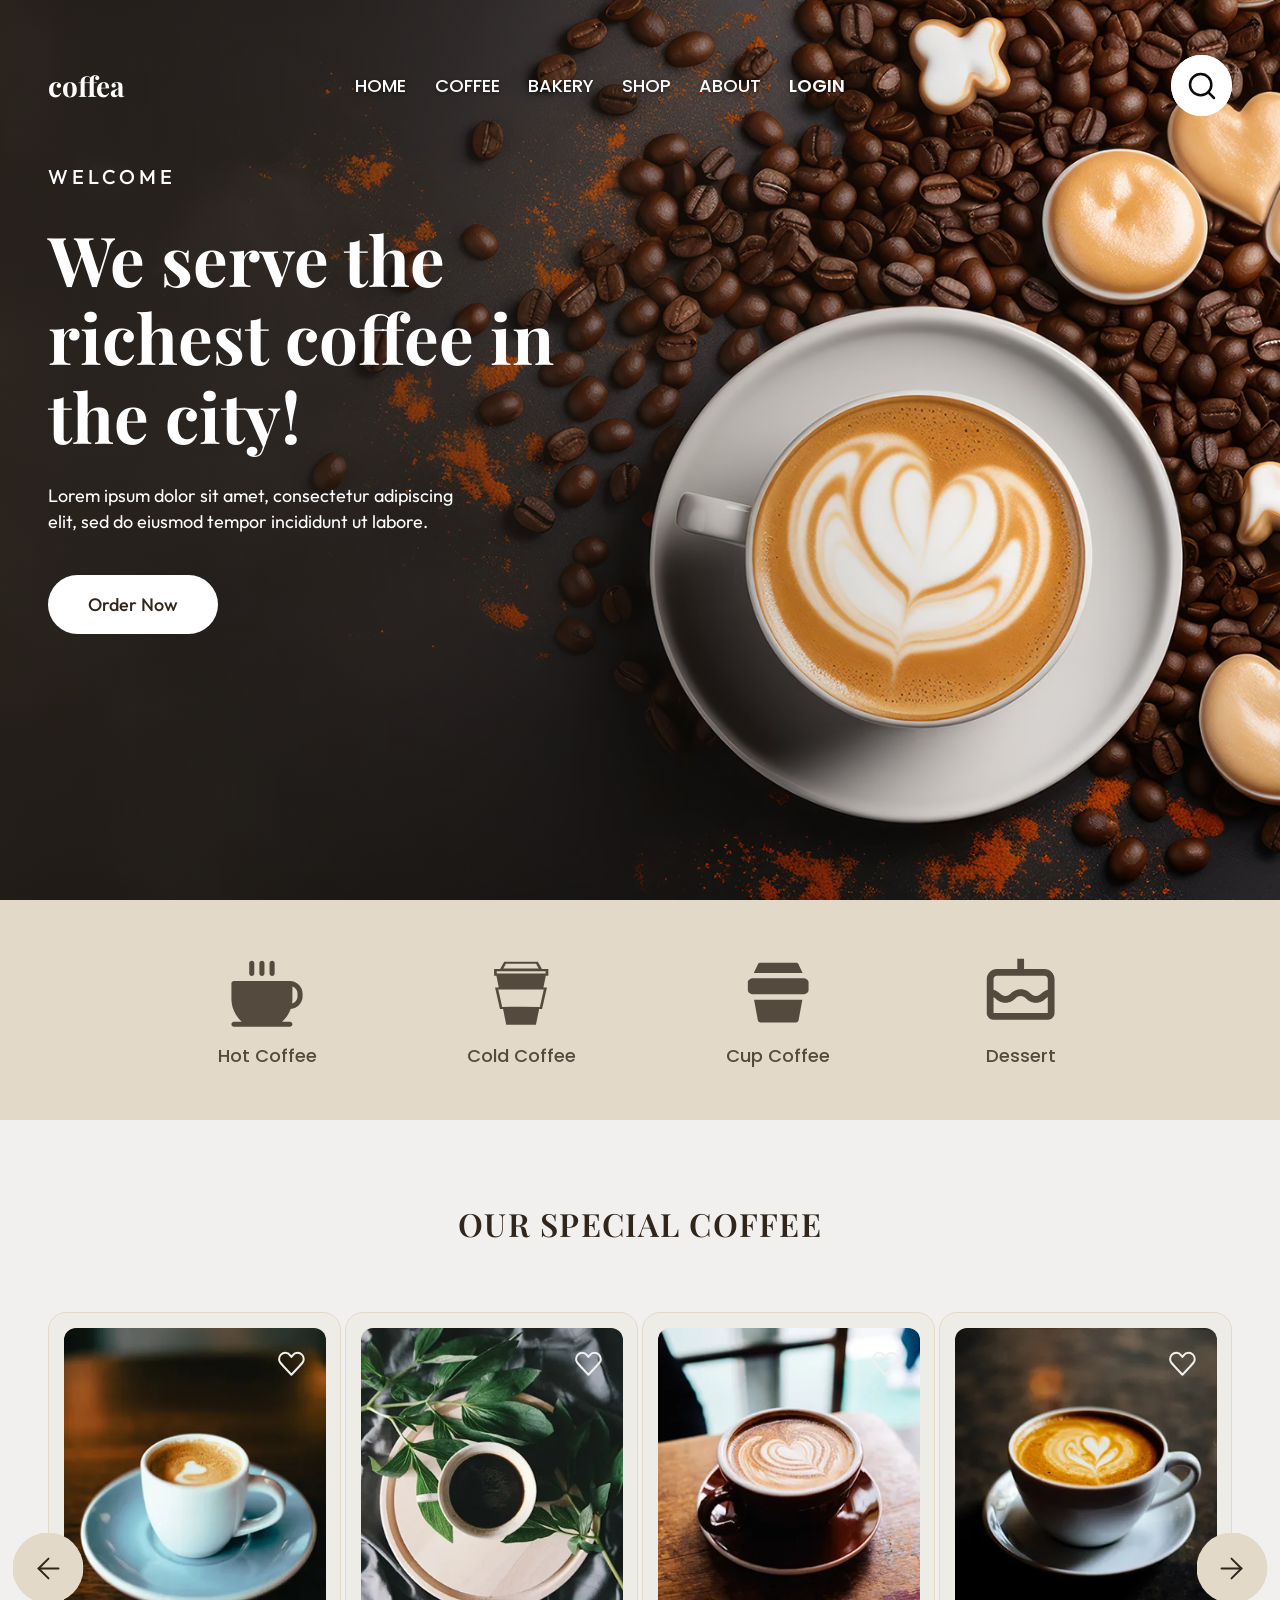
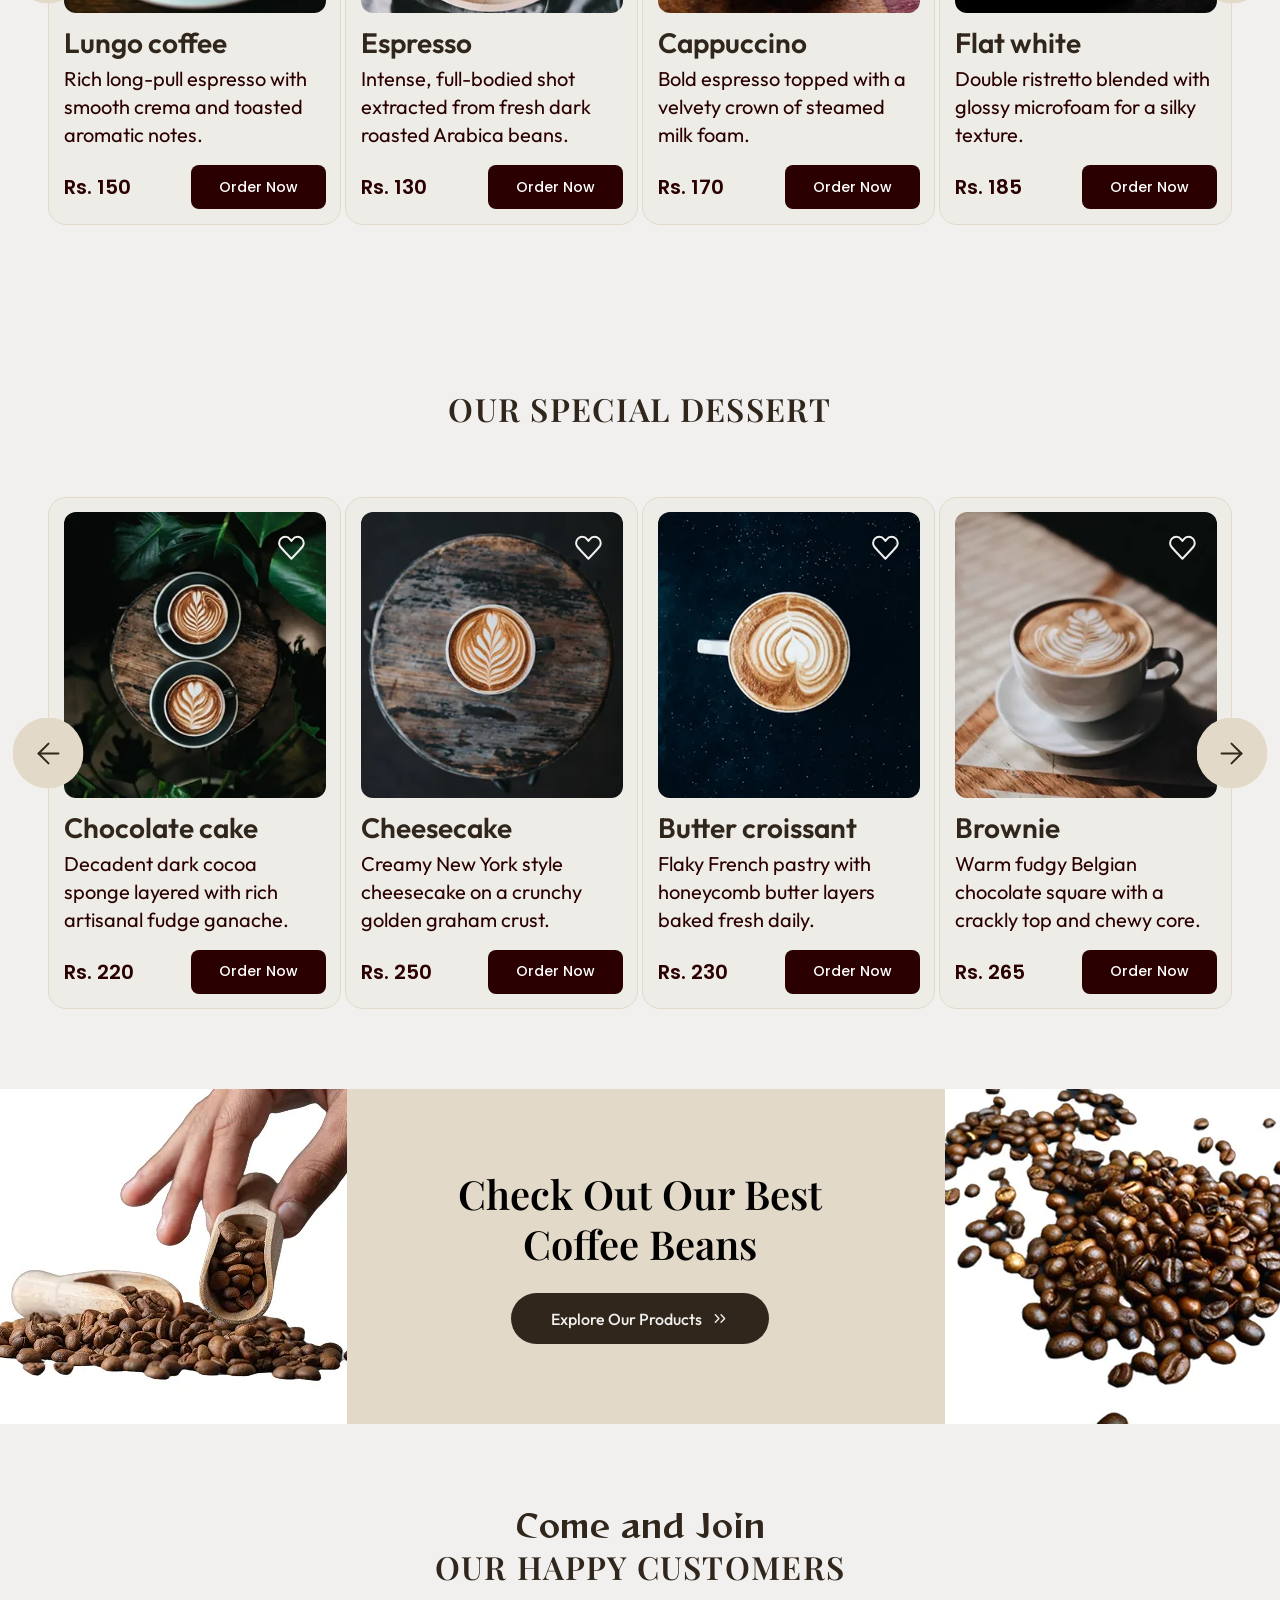
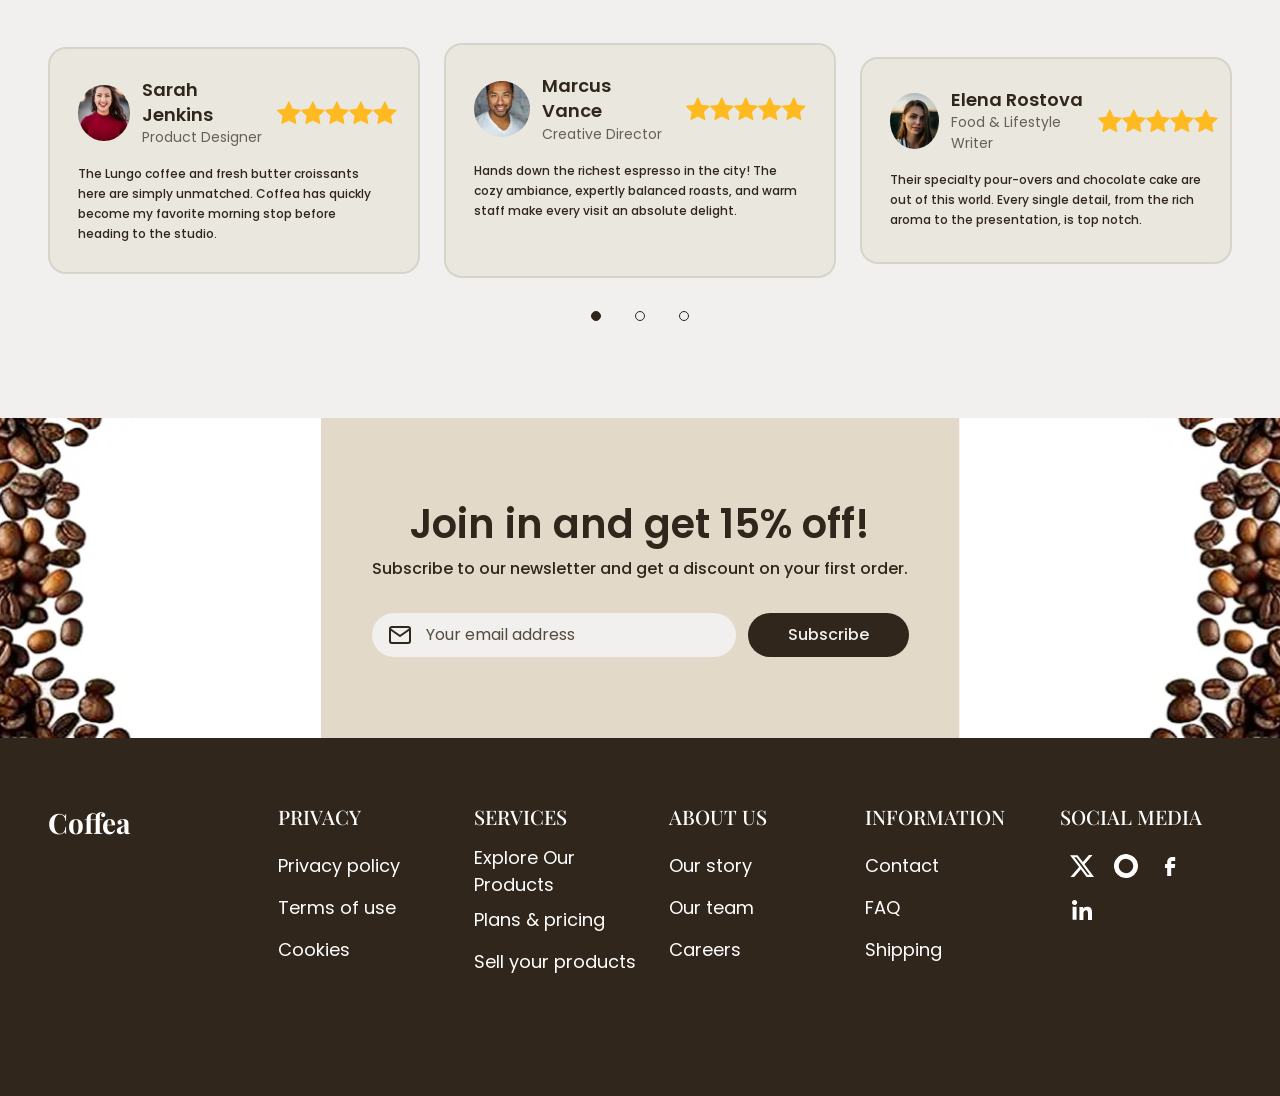
<file: index.html>
<!DOCTYPE html>
<html lang="en">

<head>
  <meta charset="utf-8">
  <meta name="viewport" content="width=device-width, initial-scale=1">
  <title>Coffea | The richest coffee in the city</title>
  <meta name="description"
    content="Coffea is a coffee shop landing page: espresso, cold coffee, desserts and fresh coffee beans. Order now and join our newsletter.">
  <meta property="og:type" content="website">
  <meta property="og:title" content="Coffea | The richest coffee in the city">
  <meta property="og:description"
    content="Coffea is a coffee shop landing page: espresso, cold coffee, desserts and fresh coffee beans. Order now and join our newsletter.">
  <meta property="og:image" content="assets/img/hero.jpg">
  <link rel="icon" href="assets/icons/cat-1.svg" type="image/svg+xml">
  <link rel="preconnect" href="https://fonts.googleapis.com">
  <link rel="preconnect" href="https://fonts.gstatic.com" crossorigin>
  <link
    href="https://fonts.googleapis.com/css2?family=Outfit:wght@400;500;600&amp;family=Playfair+Display:wght@500;600;700&amp;family=Poppins:wght@400;500;600&amp;family=Reggae+One&amp;display=swap"
    rel="stylesheet">
  <link rel="stylesheet" href="css/main.v2.css">
</head>

<body>
  <a class="skip-link" href="#main">Saltar al contenido</a>
  <header class="header">
    <div class="header__inner container">
      <a class="header__logo" href="/">Coffea</a>
      <nav class="nav nav--desktop" aria-label="Principal">
        <ul class="nav__list">
          <li><a class="nav__link" href="/">home</a></li>
          <li><a class="nav__link" href="#coffee-title">coffee</a></li>
          <li><a class="nav__link" href="#dessert-title">bakery</a></li>
          <li><a class="nav__link" href="#promo-title">shop</a></li>
          <li><a class="nav__link" href="#testimonials-title">about</a></li>
          <li><a class="nav__link nav__link--strong" href="#">login</a></li>
        </ul>
      </nav>
      <button class="header__search" type="button" aria-label="Buscar">
        <img src="assets/icons/search.svg" alt="" width="61" height="61">
      </button>
      <nav class="nav nav--mobile" aria-label="Principal">
        <details class="nav__details">
          <summary class="nav__toggle"><span class="visually-hidden">Menú</span></summary>
          <ul class="nav__panel">
            <li><a class="nav__link" href="/">home</a></li>
            <li><a class="nav__link" href="#coffee-title">coffee</a></li>
            <li><a class="nav__link" href="#dessert-title">bakery</a></li>
            <li><a class="nav__link" href="#promo-title">shop</a></li>
            <li><a class="nav__link" href="#testimonials-title">about</a></li>
            <li><a class="nav__link nav__link--strong" href="#">login</a></li>
          </ul>
        </details>
      </nav>
    </div>
  </header>

  <main id="main">
    <section class="hero" aria-labelledby="hero-title">
      <picture class="hero__picture">
        <source media="(max-width: 47.99rem)" type="image/avif" srcset="assets/img/hero-sm.avif">
        <source media="(max-width: 47.99rem)" type="image/webp" srcset="assets/img/hero-sm.webp">
        <source type="image/avif" srcset="assets/img/hero.avif">
        <source type="image/webp" srcset="assets/img/hero.webp">
        <img class="hero__img" src="assets/img/hero.jpg" alt="Cup of espresso surrounded by roasted coffee beans"
          width="1920" height="1000" fetchpriority="high" decoding="async">
      </picture>
      <div class="hero__content container">
        <p class="hero__eyebrow">WELCOME</p>
        <h1 class="hero__title" id="hero-title">We serve the richest coffee in the city!</h1>
        <p class="hero__text">Lorem ipsum dolor sit amet, consectetur adipiscing elit, sed do eiusmod tempor incididunt
          ut labore.</p>
        <a class="hero__btn" href="#coffee-title">Order Now</a>
      </div>
    </section>

    <section class="categories" aria-label="Categorías">
      <ul class="categories__list container">
        <li><a class="categories__item" href="#coffee-title"><span class="categories__icon categories__icon--hot"
              aria-hidden="true"></span><span class="categories__label">Hot Coffee</span></a></li>
        <li><a class="categories__item" href="#coffee-title"><span class="categories__icon categories__icon--cold"
              aria-hidden="true"></span><span class="categories__label">Cold Coffee</span></a></li>
        <li><a class="categories__item" href="#coffee-title"><span class="categories__icon categories__icon--cup"
              aria-hidden="true"></span><span class="categories__label">Cup Coffee</span></a></li>
        <li><a class="categories__item" href="#dessert-title"><span class="categories__icon categories__icon--dessert"
              aria-hidden="true"></span><span class="categories__label">Dessert</span></a></li>
      </ul>
    </section>

    <section class="products" aria-labelledby="coffee-title">
      <h2 class="products__title" id="coffee-title">OUR SPECIAL COFFEE</h2>
      <div class="carousel" role="group" aria-roledescription="carousel" aria-label="Our Special Coffee">
        <a class="carousel__arrow carousel__arrow--prev" href="#coffee-1" aria-label="Anterior: Our Special Coffee"><img
            src="assets/icons/arrow.svg" alt="" width="71" height="71"></a>
        <ul class="carousel__track">
          <li class="carousel__item" id="coffee-1">
            <article class="product-card">
              <div class="product-card__media">
                <picture>
                  <source type="image/webp" srcset="assets/img/coffee-1.webp 334w, assets/img/coffee-1-2x.webp 668w"
                    sizes="(min-width: 90rem) 334px, (min-width: 64rem) 22vw, (min-width: 48rem) 38vw, 70vw">
                  <img class="product-card__img" src="assets/img/coffee-1.jpg"
                    srcset="assets/img/coffee-1.jpg 334w, assets/img/coffee-1-2x.jpg 668w"
                    sizes="(min-width: 90rem) 334px, (min-width: 64rem) 22vw, (min-width: 48rem) 38vw, 70vw"
                    alt="Lungo coffee, placeholder photo" width="334" height="364" loading="lazy" decoding="async">
                </picture>
                <input class="product-card__fav-input" type="checkbox" id="fav-coffee-1">
                <label class="product-card__fav" for="fav-coffee-1"><span class="visually-hidden">Marcar Lungo coffee
                    como favorito</span></label>
              </div>
              <div class="product-card__body">
                <h3 class="product-card__title">Lungo coffee</h3>
                <p class="product-card__desc">Rich long-pull espresso with smooth crema and toasted aromatic notes.</p>
                <div class="product-card__row">
                  <data class="product-card__price" value="150">Rs. 150</data>
                  <button class="product-card__btn" type="button">Order Now</button>
                </div>
              </div>
            </article>
          </li>
          <li class="carousel__item" id="coffee-2">
            <article class="product-card">
              <div class="product-card__media">
                <picture>
                  <source type="image/webp" srcset="assets/img/coffee-2.webp 334w, assets/img/coffee-2-2x.webp 668w"
                    sizes="(min-width: 90rem) 334px, (min-width: 64rem) 22vw, (min-width: 48rem) 38vw, 70vw">
                  <img class="product-card__img" src="assets/img/coffee-2.jpg"
                    srcset="assets/img/coffee-2.jpg 334w, assets/img/coffee-2-2x.jpg 668w"
                    sizes="(min-width: 90rem) 334px, (min-width: 64rem) 22vw, (min-width: 48rem) 38vw, 70vw"
                    alt="Espresso, placeholder photo" width="334" height="364" loading="lazy" decoding="async">
                </picture>
                <input class="product-card__fav-input" type="checkbox" id="fav-coffee-2">
                <label class="product-card__fav" for="fav-coffee-2"><span class="visually-hidden">Marcar Espresso como
                    favorito</span></label>
              </div>
              <div class="product-card__body">
                <h3 class="product-card__title">Espresso</h3>
                <p class="product-card__desc">Intense, full-bodied shot extracted from fresh dark roasted Arabica beans.
                </p>
                <div class="product-card__row">
                  <data class="product-card__price" value="130">Rs. 130</data>
                  <button class="product-card__btn" type="button">Order Now</button>
                </div>
              </div>
            </article>
          </li>
          <li class="carousel__item" id="coffee-3">
            <article class="product-card">
              <div class="product-card__media">
                <picture>
                  <source type="image/webp" srcset="assets/img/coffee-3.webp 334w, assets/img/coffee-3-2x.webp 668w"
                    sizes="(min-width: 90rem) 334px, (min-width: 64rem) 22vw, (min-width: 48rem) 38vw, 70vw">
                  <img class="product-card__img" src="assets/img/coffee-3.jpg"
                    srcset="assets/img/coffee-3.jpg 334w, assets/img/coffee-3-2x.jpg 668w"
                    sizes="(min-width: 90rem) 334px, (min-width: 64rem) 22vw, (min-width: 48rem) 38vw, 70vw"
                    alt="Cappuccino, placeholder photo" width="334" height="364" loading="lazy" decoding="async">
                </picture>
                <input class="product-card__fav-input" type="checkbox" id="fav-coffee-3">
                <label class="product-card__fav" for="fav-coffee-3"><span class="visually-hidden">Marcar Cappuccino como
                    favorito</span></label>
              </div>
              <div class="product-card__body">
                <h3 class="product-card__title">Cappuccino</h3>
                <p class="product-card__desc">Bold espresso topped with a velvety crown of steamed milk foam.</p>
                <div class="product-card__row">
                  <data class="product-card__price" value="170">Rs. 170</data>
                  <button class="product-card__btn" type="button">Order Now</button>
                </div>
              </div>
            </article>
          </li>
          <li class="carousel__item" id="coffee-4">
            <article class="product-card">
              <div class="product-card__media">
                <picture>
                  <source type="image/webp" srcset="assets/img/coffee-4.webp 334w, assets/img/coffee-4-2x.webp 668w"
                    sizes="(min-width: 90rem) 334px, (min-width: 64rem) 22vw, (min-width: 48rem) 38vw, 70vw">
                  <img class="product-card__img" src="assets/img/coffee-4.jpg"
                    srcset="assets/img/coffee-4.jpg 334w, assets/img/coffee-4-2x.jpg 668w"
                    sizes="(min-width: 90rem) 334px, (min-width: 64rem) 22vw, (min-width: 48rem) 38vw, 70vw"
                    alt="Flat white, placeholder photo" width="334" height="364" loading="lazy" decoding="async">
                </picture>
                <input class="product-card__fav-input" type="checkbox" id="fav-coffee-4">
                <label class="product-card__fav" for="fav-coffee-4"><span class="visually-hidden">Marcar Flat white como
                    favorito</span></label>
              </div>
              <div class="product-card__body">
                <h3 class="product-card__title">Flat white</h3>
                <p class="product-card__desc">Double ristretto blended with glossy microfoam for a silky texture.</p>
                <div class="product-card__row">
                  <data class="product-card__price" value="185">Rs. 185</data>
                  <button class="product-card__btn" type="button">Order Now</button>
                </div>
              </div>
            </article>
          </li>
          <li class="carousel__item" id="coffee-5">
            <article class="product-card">
              <div class="product-card__media">
                <picture>
                  <source type="image/webp" srcset="assets/img/coffee-1.webp 334w, assets/img/coffee-1-2x.webp 668w"
                    sizes="(min-width: 90rem) 334px, (min-width: 64rem) 22vw, (min-width: 48rem) 38vw, 70vw">
                  <img class="product-card__img" src="assets/img/coffee-1.jpg"
                    srcset="assets/img/coffee-1.jpg 334w, assets/img/coffee-1-2x.jpg 668w"
                    sizes="(min-width: 90rem) 334px, (min-width: 64rem) 22vw, (min-width: 48rem) 38vw, 70vw"
                    alt="Lungo coffee, placeholder photo" width="334" height="364" loading="lazy" decoding="async">
                </picture>
                <input class="product-card__fav-input" type="checkbox" id="fav-coffee-5">
                <label class="product-card__fav" for="fav-coffee-5"><span class="visually-hidden">Marcar Lungo coffee
                    como favorito</span></label>
              </div>
              <div class="product-card__body">
                <h3 class="product-card__title">Lungo coffee</h3>
                <p class="product-card__desc">Rich long-pull espresso with smooth crema and toasted aromatic notes.</p>
                <div class="product-card__row">
                  <data class="product-card__price" value="200">Rs. 200</data>
                  <button class="product-card__btn" type="button">Order Now</button>
                </div>
              </div>
            </article>
          </li>
          <li class="carousel__item" id="coffee-6">
            <article class="product-card">
              <div class="product-card__media">
                <picture>
                  <source type="image/webp" srcset="assets/img/coffee-2.webp 334w, assets/img/coffee-2-2x.webp 668w"
                    sizes="(min-width: 90rem) 334px, (min-width: 64rem) 22vw, (min-width: 48rem) 38vw, 70vw">
                  <img class="product-card__img" src="assets/img/coffee-2.jpg"
                    srcset="assets/img/coffee-2.jpg 334w, assets/img/coffee-2-2x.jpg 668w"
                    sizes="(min-width: 90rem) 334px, (min-width: 64rem) 22vw, (min-width: 48rem) 38vw, 70vw"
                    alt="Espresso, placeholder photo" width="334" height="364" loading="lazy" decoding="async">
                </picture>
                <input class="product-card__fav-input" type="checkbox" id="fav-coffee-6">
                <label class="product-card__fav" for="fav-coffee-6"><span class="visually-hidden">Marcar Espresso como
                    favorito</span></label>
              </div>
              <div class="product-card__body">
                <h3 class="product-card__title">Espresso</h3>
                <p class="product-card__desc">Intense, full-bodied shot extracted from fresh dark roasted Arabica beans.
                </p>
                <div class="product-card__row">
                  <data class="product-card__price" value="200">Rs. 200</data>
                  <button class="product-card__btn" type="button">Order Now</button>
                </div>
              </div>
            </article>
          </li>
        </ul>
        <a class="carousel__arrow carousel__arrow--next" href="#coffee-5"
          aria-label="Siguiente: Our Special Coffee"><img src="assets/icons/arrow.svg" alt="" width="71"
            height="71"></a>
      </div>
    </section>

    <section class="products" aria-labelledby="dessert-title">
      <h2 class="products__title" id="dessert-title">OUR SPECIAL DESSERT</h2>
      <div class="carousel" role="group" aria-roledescription="carousel" aria-label="Our Special Dessert">
        <a class="carousel__arrow carousel__arrow--prev" href="#dessert-1"
          aria-label="Anterior: Our Special Dessert"><img src="assets/icons/arrow.svg" alt="" width="71"
            height="71"></a>
        <ul class="carousel__track">
          <li class="carousel__item" id="dessert-1">
            <article class="product-card">
              <div class="product-card__media">
                <picture>
                  <source type="image/webp" srcset="assets/img/dessert-1.webp 334w, assets/img/dessert-1-2x.webp 668w"
                    sizes="(min-width: 90rem) 334px, (min-width: 64rem) 22vw, (min-width: 48rem) 38vw, 70vw">
                  <img class="product-card__img" src="assets/img/dessert-1.jpg"
                    srcset="assets/img/dessert-1.jpg 334w, assets/img/dessert-1-2x.jpg 668w"
                    sizes="(min-width: 90rem) 334px, (min-width: 64rem) 22vw, (min-width: 48rem) 38vw, 70vw"
                    alt="Chocolate cake, placeholder photo" width="334" height="364" loading="lazy" decoding="async">
                </picture>
                <input class="product-card__fav-input" type="checkbox" id="fav-dessert-1">
                <label class="product-card__fav" for="fav-dessert-1"><span class="visually-hidden">Marcar Chocolate cake
                    como favorito</span></label>
              </div>
              <div class="product-card__body">
                <h3 class="product-card__title">Chocolate cake</h3>
                <p class="product-card__desc">Decadent dark cocoa sponge layered with rich artisanal fudge ganache.</p>
                <div class="product-card__row">
                  <data class="product-card__price" value="220">Rs. 220</data>
                  <button class="product-card__btn" type="button">Order Now</button>
                </div>
              </div>
            </article>
          </li>
          <li class="carousel__item" id="dessert-2">
            <article class="product-card">
              <div class="product-card__media">
                <picture>
                  <source type="image/webp" srcset="assets/img/dessert-2.webp 334w, assets/img/dessert-2-2x.webp 668w"
                    sizes="(min-width: 90rem) 334px, (min-width: 64rem) 22vw, (min-width: 48rem) 38vw, 70vw">
                  <img class="product-card__img" src="assets/img/dessert-2.jpg"
                    srcset="assets/img/dessert-2.jpg 334w, assets/img/dessert-2-2x.jpg 668w"
                    sizes="(min-width: 90rem) 334px, (min-width: 64rem) 22vw, (min-width: 48rem) 38vw, 70vw"
                    alt="Cheesecake, placeholder photo" width="334" height="364" loading="lazy" decoding="async">
                </picture>
                <input class="product-card__fav-input" type="checkbox" id="fav-dessert-2">
                <label class="product-card__fav" for="fav-dessert-2"><span class="visually-hidden">Marcar Cheesecake
                    como favorito</span></label>
              </div>
              <div class="product-card__body">
                <h3 class="product-card__title">Cheesecake</h3>
                <p class="product-card__desc">Creamy New York style cheesecake on a crunchy golden graham crust.</p>
                <div class="product-card__row">
                  <data class="product-card__price" value="250">Rs. 250</data>
                  <button class="product-card__btn" type="button">Order Now</button>
                </div>
              </div>
            </article>
          </li>
          <li class="carousel__item" id="dessert-3">
            <article class="product-card">
              <div class="product-card__media">
                <picture>
                  <source type="image/webp" srcset="assets/img/dessert-3.webp 334w, assets/img/dessert-3-2x.webp 668w"
                    sizes="(min-width: 90rem) 334px, (min-width: 64rem) 22vw, (min-width: 48rem) 38vw, 70vw">
                  <img class="product-card__img" src="assets/img/dessert-3.jpg"
                    srcset="assets/img/dessert-3.jpg 334w, assets/img/dessert-3-2x.jpg 668w"
                    sizes="(min-width: 90rem) 334px, (min-width: 64rem) 22vw, (min-width: 48rem) 38vw, 70vw"
                    alt="Butter croissant, placeholder photo" width="334" height="364" loading="lazy" decoding="async">
                </picture>
                <input class="product-card__fav-input" type="checkbox" id="fav-dessert-3">
                <label class="product-card__fav" for="fav-dessert-3"><span class="visually-hidden">Marcar Butter
                    croissant como favorito</span></label>
              </div>
              <div class="product-card__body">
                <h3 class="product-card__title">Butter croissant</h3>
                <p class="product-card__desc">Flaky French pastry with honeycomb butter layers baked fresh daily.</p>
                <div class="product-card__row">
                  <data class="product-card__price" value="230">Rs. 230</data>
                  <button class="product-card__btn" type="button">Order Now</button>
                </div>
              </div>
            </article>
          </li>
          <li class="carousel__item" id="dessert-4">
            <article class="product-card">
              <div class="product-card__media">
                <picture>
                  <source type="image/webp" srcset="assets/img/dessert-4.webp 334w, assets/img/dessert-4-2x.webp 668w"
                    sizes="(min-width: 90rem) 334px, (min-width: 64rem) 22vw, (min-width: 48rem) 38vw, 70vw">
                  <img class="product-card__img" src="assets/img/dessert-4.jpg"
                    srcset="assets/img/dessert-4.jpg 334w, assets/img/dessert-4-2x.jpg 668w"
                    sizes="(min-width: 90rem) 334px, (min-width: 64rem) 22vw, (min-width: 48rem) 38vw, 70vw"
                    alt="Brownie, placeholder photo" width="334" height="364" loading="lazy" decoding="async">
                </picture>
                <input class="product-card__fav-input" type="checkbox" id="fav-dessert-4">
                <label class="product-card__fav" for="fav-dessert-4"><span class="visually-hidden">Marcar Brownie como
                    favorito</span></label>
              </div>
              <div class="product-card__body">
                <h3 class="product-card__title">Brownie</h3>
                <p class="product-card__desc">Warm fudgy Belgian chocolate square with a crackly top and chewy core.</p>
                <div class="product-card__row">
                  <data class="product-card__price" value="265">Rs. 265</data>
                  <button class="product-card__btn" type="button">Order Now</button>
                </div>
              </div>
            </article>
          </li>
          <li class="carousel__item" id="dessert-5">
            <article class="product-card">
              <div class="product-card__media">
                <picture>
                  <source type="image/webp" srcset="assets/img/dessert-1.webp 334w, assets/img/dessert-1-2x.webp 668w"
                    sizes="(min-width: 90rem) 334px, (min-width: 64rem) 22vw, (min-width: 48rem) 38vw, 70vw">
                  <img class="product-card__img" src="assets/img/dessert-1.jpg"
                    srcset="assets/img/dessert-1.jpg 334w, assets/img/dessert-1-2x.jpg 668w"
                    sizes="(min-width: 90rem) 334px, (min-width: 64rem) 22vw, (min-width: 48rem) 38vw, 70vw"
                    alt="Chocolate cake, placeholder photo" width="334" height="364" loading="lazy" decoding="async">
                </picture>
                <input class="product-card__fav-input" type="checkbox" id="fav-dessert-5">
                <label class="product-card__fav" for="fav-dessert-5"><span class="visually-hidden">Marcar Chocolate cake
                    como favorito</span></label>
              </div>
              <div class="product-card__body">
                <h3 class="product-card__title">Chocolate cake</h3>
                <p class="product-card__desc">Decadent dark cocoa sponge layered with rich artisanal fudge ganache.</p>
                <div class="product-card__row">
                  <data class="product-card__price" value="200">Rs. 200</data>
                  <button class="product-card__btn" type="button">Order Now</button>
                </div>
              </div>
            </article>
          </li>
          <li class="carousel__item" id="dessert-6">
            <article class="product-card">
              <div class="product-card__media">
                <picture>
                  <source type="image/webp" srcset="assets/img/dessert-2.webp 334w, assets/img/dessert-2-2x.webp 668w"
                    sizes="(min-width: 90rem) 334px, (min-width: 64rem) 22vw, (min-width: 48rem) 38vw, 70vw">
                  <img class="product-card__img" src="assets/img/dessert-2.jpg"
                    srcset="assets/img/dessert-2.jpg 334w, assets/img/dessert-2-2x.jpg 668w"
                    sizes="(min-width: 90rem) 334px, (min-width: 64rem) 22vw, (min-width: 48rem) 38vw, 70vw"
                    alt="Cheesecake, placeholder photo" width="334" height="364" loading="lazy" decoding="async">
                </picture>
                <input class="product-card__fav-input" type="checkbox" id="fav-dessert-6">
                <label class="product-card__fav" for="fav-dessert-6"><span class="visually-hidden">Marcar Cheesecake
                    como favorito</span></label>
              </div>
              <div class="product-card__body">
                <h3 class="product-card__title">Cheesecake</h3>
                <p class="product-card__desc">Creamy New York style cheesecake on a crunchy golden graham crust.</p>
                <div class="product-card__row">
                  <data class="product-card__price" value="200">Rs. 200</data>
                  <button class="product-card__btn" type="button">Order Now</button>
                </div>
              </div>
            </article>
          </li>
        </ul>
        <a class="carousel__arrow carousel__arrow--next" href="#dessert-5"
          aria-label="Siguiente: Our Special Dessert"><img src="assets/icons/arrow.svg" alt="" width="71"
            height="71"></a>
      </div>
    </section>

    <section class="promo" aria-labelledby="promo-title">
      <picture class="promo__picture promo__picture--left">
        <source type="image/webp" srcset="assets/img/promo-hand.webp">
        <img class="promo__img" src="assets/img/promo-hand.jpg" alt="" width="520" height="335" loading="lazy"
          decoding="async">
      </picture>
      <div class="promo__content">
        <h2 class="promo__title" id="promo-title">Check Out Our Best Coffee Beans</h2>
        <a class="promo__btn" href="#">Explore Our Products <img src="assets/icons/chevron.svg" alt="" width="20"
            height="20"></a>
      </div>
      <picture class="promo__picture promo__picture--right">
        <source type="image/webp" srcset="assets/img/promo-beans.webp">
        <img class="promo__img" src="assets/img/promo-beans.jpg" alt="" width="503" height="335" loading="lazy"
          decoding="async">
      </picture>
    </section>

    <section class="testimonials" aria-labelledby="testimonials-title">
      <h2 class="testimonials__title" id="testimonials-title"><span class="testimonials__eyebrow">Come and Join</span>
        <span class="testimonials__heading">OUR HAPPY CUSTOMERS</span>
      </h2>
      <div class="testimonials__viewport">
        <ul class="testimonials__track">
          <li class="testimonials__item" id="t-1">
            <figure class="testimonial-card">
              <figcaption class="testimonial-card__author">
                <picture>
                  <source type="image/webp" srcset="assets/img/avatar-1.webp">
                  <img class="testimonial-card__avatar" src="assets/img/avatar-1.jpg" alt="Portrait of Sarah Jenkins"
                    width="56" height="56" loading="lazy" decoding="async">
                </picture>
                <span class="testimonial-card__who">
                  <span class="testimonial-card__name">Sarah Jenkins</span>
                  <span class="testimonial-card__role">Product Designer</span>
                </span>
                <span class="testimonial-card__rating" role="img" aria-label="5 de 5 estrellas"><img
                    src="assets/icons/star.svg" alt="" width="24" height="24"><img src="assets/icons/star.svg" alt=""
                    width="24" height="24"><img src="assets/icons/star.svg" alt="" width="24" height="24"><img
                    src="assets/icons/star.svg" alt="" width="24" height="24"><img src="assets/icons/star.svg" alt=""
                    width="24" height="24"></span>
              </figcaption>
              <blockquote class="testimonial-card__text">
                <p>The Lungo coffee and fresh butter croissants here are simply unmatched. Coffea has quickly become my
                  favorite morning stop before heading to the studio.</p>
              </blockquote>
            </figure>
          </li>
          <li class="testimonials__item" id="t-2">
            <figure class="testimonial-card testimonial-card--featured">
              <figcaption class="testimonial-card__author">
                <picture>
                  <source type="image/webp" srcset="assets/img/avatar-2.webp">
                  <img class="testimonial-card__avatar" src="assets/img/avatar-2.jpg" alt="Portrait of Marcus Vance"
                    width="56" height="56" loading="lazy" decoding="async">
                </picture>
                <span class="testimonial-card__who">
                  <span class="testimonial-card__name">Marcus Vance</span>
                  <span class="testimonial-card__role">Creative Director</span>
                </span>
                <span class="testimonial-card__rating" role="img" aria-label="5 de 5 estrellas"><img
                    src="assets/icons/star.svg" alt="" width="24" height="24"><img src="assets/icons/star.svg" alt=""
                    width="24" height="24"><img src="assets/icons/star.svg" alt="" width="24" height="24"><img
                    src="assets/icons/star.svg" alt="" width="24" height="24"><img src="assets/icons/star.svg" alt=""
                    width="24" height="24"></span>
              </figcaption>
              <blockquote class="testimonial-card__text">
                <p>Hands down the richest espresso in the city! The cozy ambiance, expertly balanced roasts, and warm
                  staff make every visit an absolute delight.</p>
              </blockquote>
            </figure>
          </li>
          <li class="testimonials__item" id="t-3">
            <figure class="testimonial-card">
              <figcaption class="testimonial-card__author">
                <picture>
                  <source type="image/webp" srcset="assets/img/avatar-3.webp">
                  <img class="testimonial-card__avatar" src="assets/img/avatar-3.jpg" alt="Portrait of Elena Rostova"
                    width="56" height="56" loading="lazy" decoding="async">
                </picture>
                <span class="testimonial-card__who">
                  <span class="testimonial-card__name">Elena Rostova</span>
                  <span class="testimonial-card__role">Food &amp; Lifestyle Writer</span>
                </span>
                <span class="testimonial-card__rating" role="img" aria-label="5 de 5 estrellas"><img
                    src="assets/icons/star.svg" alt="" width="24" height="24"><img src="assets/icons/star.svg" alt=""
                    width="24" height="24"><img src="assets/icons/star.svg" alt="" width="24" height="24"><img
                    src="assets/icons/star.svg" alt="" width="24" height="24"><img src="assets/icons/star.svg" alt=""
                    width="24" height="24"></span>
              </figcaption>
              <blockquote class="testimonial-card__text">
                <p>Their specialty pour-overs and chocolate cake are out of this world. Every single detail, from the
                  rich aroma to the presentation, is top notch.</p>
              </blockquote>
            </figure>
          </li>
        </ul>
      </div>
      <nav class="testimonials__pager" aria-label="Testimonios">
        <a class="testimonials__dot" href="#t-1" aria-label="Testimonio 1"></a>
        <a class="testimonials__dot" href="#t-2" aria-label="Testimonio 2"></a>
        <a class="testimonials__dot" href="#t-3" aria-label="Testimonio 3"></a>
      </nav>
    </section>

    <section class="newsletter" aria-labelledby="newsletter-title">
      <picture class="newsletter__picture newsletter__picture--left">
        <source type="image/webp" srcset="assets/img/newsletter-beans.webp">
        <img class="newsletter__img" src="assets/img/newsletter-beans.jpg" alt="" width="482" height="321"
          loading="lazy" decoding="async">
      </picture>
      <div class="newsletter__content">
        <h2 class="newsletter__title" id="newsletter-title">Join in and get 15% off!</h2>
        <p class="newsletter__subtitle">Subscribe to our newsletter and get a discount on your first order.</p>
        <form class="newsletter__form" action="#" method="get">
          <label class="visually-hidden" for="newsletter-email">Email address</label>
          <div class="newsletter__field">
            <img class="newsletter__icon" src="assets/icons/mail.svg" alt="" width="24" height="24">
            <input class="newsletter__input" id="newsletter-email" name="email" type="email" required
              autocomplete="email" placeholder="Your email address">
          </div>
          <button class="newsletter__btn" type="submit">Subscribe</button>
        </form>
      </div>
      <picture class="newsletter__picture newsletter__picture--right">
        <source type="image/webp" srcset="assets/img/newsletter-beans.webp">
        <img class="newsletter__img" src="assets/img/newsletter-beans.jpg" alt="" width="482" height="321"
          loading="lazy" decoding="async">
      </picture>
    </section>
  </main>

  <footer class="footer">
    <div class="footer__inner container">
      <a class="footer__logo" href="/">Coffea</a>
      <nav class="footer__col" aria-label="Privacy">
        <h3 class="footer__title">PRIVACY</h3>
        <ul class="footer__list">
          <li><a class="footer__link" href="#">Privacy policy</a></li>
          <li><a class="footer__link" href="#">Terms of use</a></li>
          <li><a class="footer__link" href="#">Cookies</a></li>
        </ul>
      </nav>
      <nav class="footer__col" aria-label="Services">
        <h3 class="footer__title">SERVICES</h3>
        <ul class="footer__list">
          <li><a class="footer__link" href="#">Explore Our Products</a></li>
          <li><a class="footer__link" href="#">Plans &amp; pricing</a></li>
          <li><a class="footer__link" href="#">Sell your products</a></li>
        </ul>
      </nav>
      <nav class="footer__col" aria-label="About Us">
        <h3 class="footer__title">ABOUT US</h3>
        <ul class="footer__list">
          <li><a class="footer__link" href="#">Our story</a></li>
          <li><a class="footer__link" href="#">Our team</a></li>
          <li><a class="footer__link" href="#">Careers</a></li>
        </ul>
      </nav>
      <nav class="footer__col" aria-label="Information">
        <h3 class="footer__title">INFORMATION</h3>
        <ul class="footer__list">
          <li><a class="footer__link" href="#">Contact</a></li>
          <li><a class="footer__link" href="#">FAQ</a></li>
          <li><a class="footer__link" href="#">Shipping</a></li>
        </ul>
      </nav>
      <div class="footer__col">
        <h3 class="footer__title">SOCIAL MEDIA</h3>
        <ul class="footer__social-list">
          <li><a class="footer__social" href="#" aria-label="X (Twitter)"><img src="assets/icons/social-x.svg" alt=""
                width="24" height="24"></a></li>
          <li><a class="footer__social" href="#" aria-label="Instagram"><img src="assets/icons/social-instagram.svg"
                alt="" width="24" height="24"></a></li>
          <li><a class="footer__social" href="#" aria-label="Facebook"><img src="assets/icons/social-facebook.svg"
                alt="" width="24" height="24"></a></li>
          <li><a class="footer__social" href="#" aria-label="LinkedIn"><img src="assets/icons/social-linkedin.svg"
                alt="" width="24" height="24"></a></li>
        </ul>
      </div>
    </div>
  </footer>
</body>

</html>
</file>
<file: css/main.v2.css>
/* Orden de capas: define la cascada sin necesidad de !important */

@import url("tokens.css") layer(tokens);
@import url("base.css") layer(base);
@import url("layout.css") layer(layout);
@import url("components/header.css") layer(components);
@import url("components/hero.css") layer(components);
@import url("components/categories.css") layer(components);
@import url("components/product-card.css") layer(components);
@import url("components/carousel.css") layer(components);
@import url("components/promo.css") layer(components);
@import url("components/testimonial-card.css") layer(components);
@import url("components/newsletter.css") layer(components);
@import url("components/footer.css") layer(components);
@import url("utilities.css") layer(utilities);
</file>
